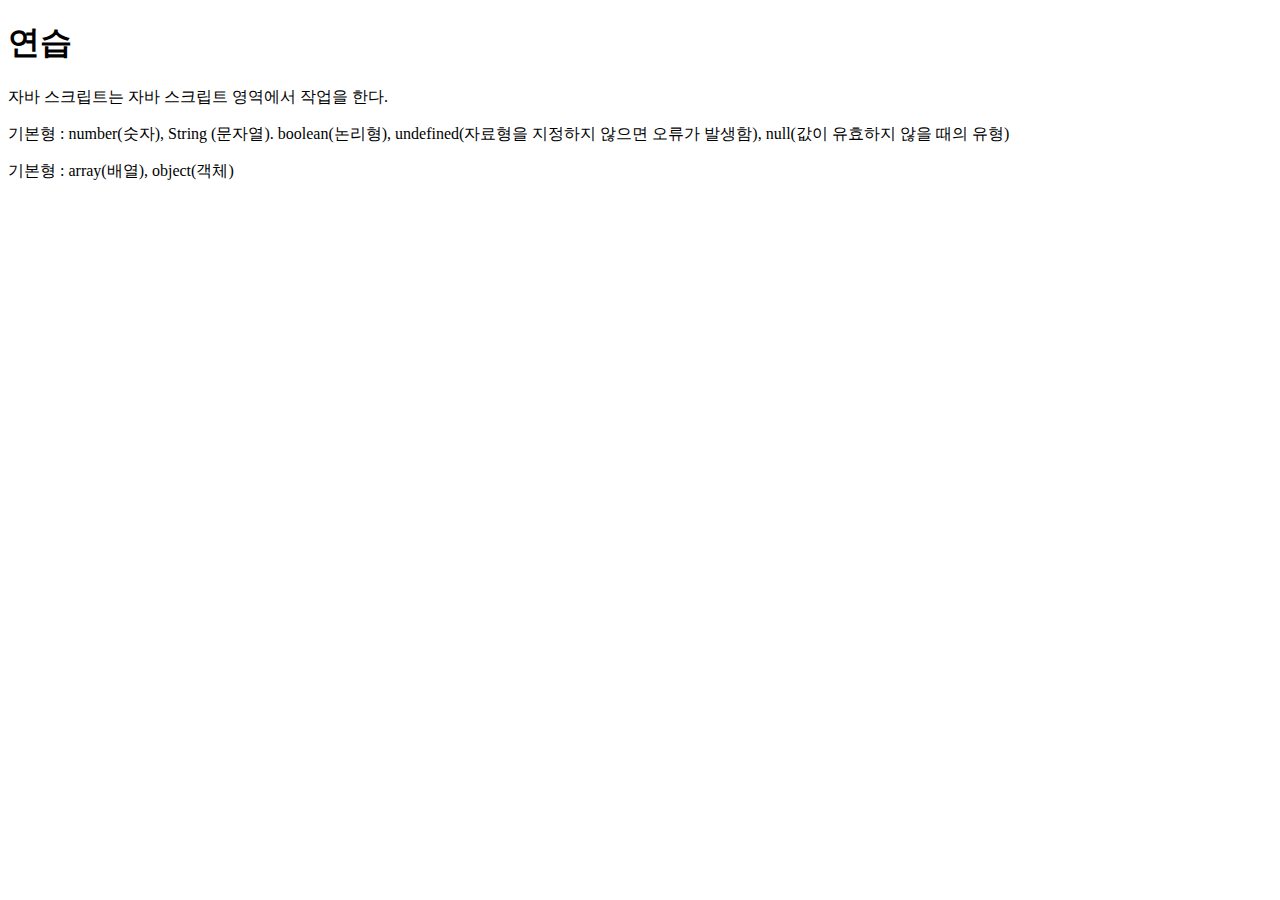
<file: 복습/js1.html>
<!DOCTYPE html>
<html lang="en">
<head>
    <meta charset="UTF-8">
    <meta name="viewport" content="width=device-width, initial-scale=1.0">
    <title>Js1</title>
</head>
<body>
    <h1>연습</h1>
    <p>자바 스크립트는 자바 스크립트 영역에서 작업을 한다.</p>
    <p>기본형 : number(숫자), String (문자열). boolean(논리형), undefined(자료형을 지정하지 않으면 오류가 발생함), null(값이 유효하지 않을 때의 유형)</p>
    <p>기본형 : array(배열), object(객체)</p>
    <script>
        // document.write("Hello JavaScript!")
        // var 변수명; 또는 var 변수명 = 값;
        var str = 'hello';
        var num = 100;
        var bool = false;
        var undif;
        var nullv = null;
        console.log(str);
        console.log(num);
        console.log(bool);
        console.log(undif);
        console.log(nullv);

        var result1 =1 ==1;
        var result2 = 2 ==1;

        var result3 =10>5? "왼쪽이 크다" :"오른쪽이 크다";
        console.log(result1);
        console.log(result2);
        console.log(result3);

        var num1 = 30;
        var num2 = 40;
        var result4 = num1>num2 ? "30 이 크다" : "40 이 크다"
        console.log(num1>num2 ? num1+"이 크다" : num2+" 이 크다");

        // 2015년 이전 까지는 var만 사용했음. ECMAScript
        // 자바스크립트의 역할이 커지면서 upup + 객체지향을 강제함 (TypeScript)

 
        // var : 재선언, 재할당 가능  -> 재선언이 가능하기 때문에 혼동이 많이 됨
        // let : 재선언 불가 재할당가능
        // const : 재선언, 재할당 불가
        var numV =10;
        console.log(numV);
        var numV =20;
        console.log(numV);

        let numL =10;
        console.log(numL);
        // let numL =20; Uncaught SyntaxError: Identifier 'numL' has already been declared 오류 발생, 이미 있는 변수는 사용x
        numL =30;
        console.log(numL);

        const numC=10;
        // numC=20; Uncaught TypeError: Assignment to constant variable. 상수는 변경이 
        
        // typeof() 함수
        // 자바스크립트에서 제공하는 함수로 괄호 안에 값이나 변수를 넣으면 어떤 자료형인지 알려줌.(return)
        // C,Java등의 언어에서는 이미 타입(변수)이 주어졌기때문에 Object를 제외하고는 타입추론이 빈번하게 발생하지 않음
        // 정수와 실수를 묶어서 숫자형
        console.log(typeof(10));
        console.log(typeof('10'));
        console.log(typeof(3.14));
        console.log('(\\(\\');
        console.log('(-.-)');
        console.log('o_(\")(\")');
       
        var name = "김이름";
        var classNumber =201;

        console.log(classNumber+1+'호반'+name+'님 환영합니다');
        // 기존 방법은 변수나 식이 복잡해지면 +누락 등으로 오타 확률이 있어 오류가 발생함
        console.log(` ${classNumber+1} 호반 ${name}님 환영합니다`);
        // 변수나 식이 복잡해도 변수를 그대로 가져다가 쓸 수 있어서 오류 발생이 낮음

        // 자바스크립트는 언어가 아니다. (다른 언어와 다르게 프로그램 실행 중 자료형이 변환되는 자동 형 변환이 있음?)
        // int num =20;
        // String name = num (x) ; String

        // 자바스크립트는 처음 선언 할 때 자료형 지정이 없기 때문에 일관성을 유지하는게 어려움.
        var num = 20;
        var num = '이름';
        
        var one ="20";
        var two = 40;
        console.log(one +two);
        console.log(one -two);
//      문자열을 사칙 연산에 사용하면 자동으로 숫자형으로 변환이 됨(결합)

//      Number(), parseInt(), parseFloat()
//      문자열 뿐만 아니라 null과 undefined를 포함해서 모든 자료형을 숫자로 변환하는 함수
//      true 1, false 0
// null 0
// undefined : NaN
// 문자열 0이 앞에 있으면 제거 후 숫자로 바꿈
        console.log(Number("20")+40);

        // toString 문자열로 변환

        let userInput = prompt("값을 입력해주세요"); //Scanner.nextLine
        console.log(typeof(Number(userInput))==Number? userInput+20 : userInput);
        
    </script>
</body>
</html>
</file>
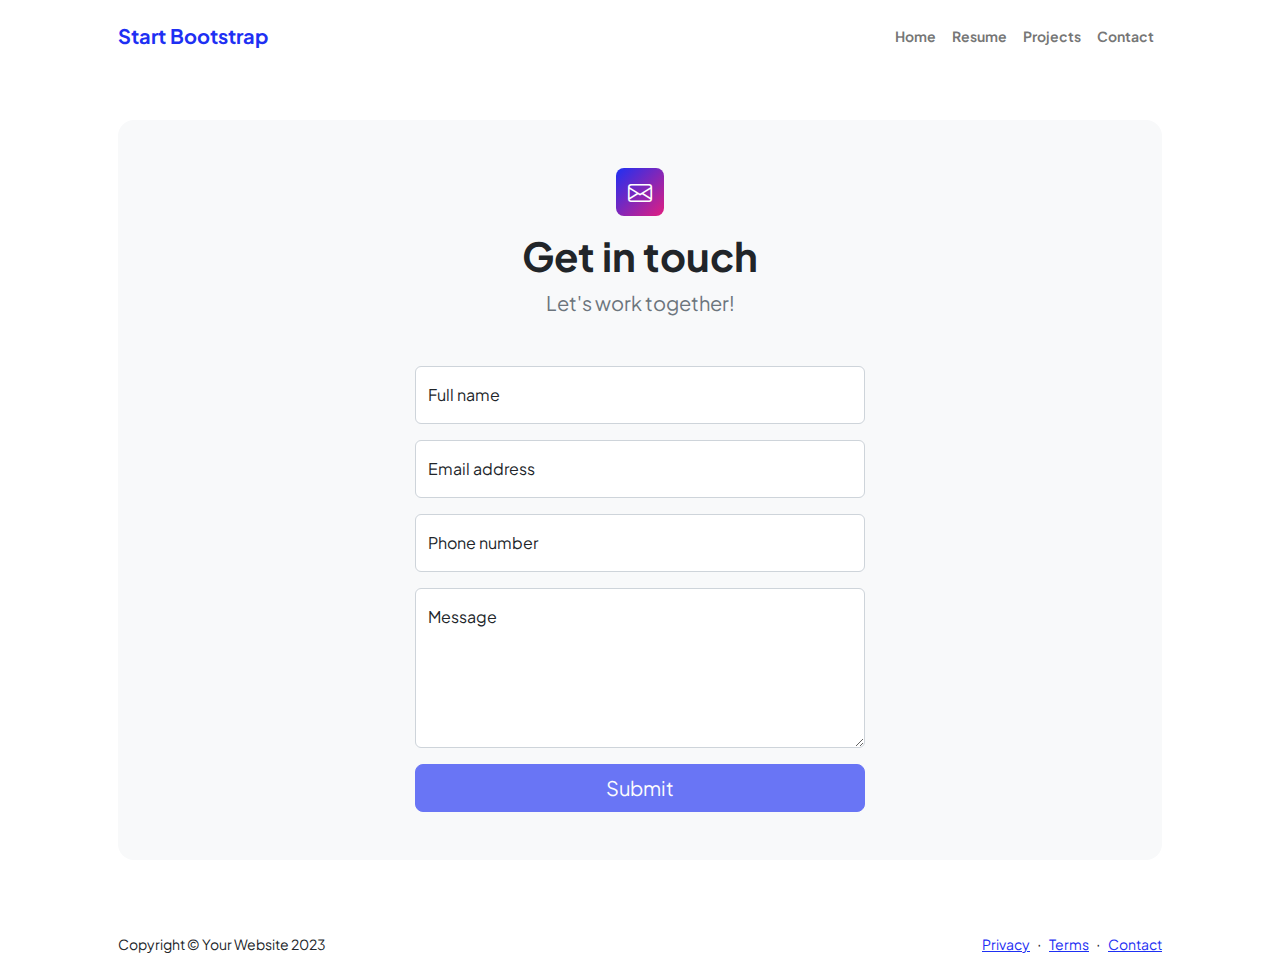
<file: 02.Tag/src/main/webapp/contact.html>
<!DOCTYPE html>
<html lang="en">
    <head>
        <meta charset="utf-8" />
        <meta name="viewport" content="width=device-width, initial-scale=1, shrink-to-fit=no" />
        <meta name="description" content />
        <meta name="author" content />
        <title>Modern Business - Start Bootstrap Template</title>
        <!-- Favicon-->
        <link rel="icon" type="image/x-icon" href="assets/favicon.ico" />
        <!-- Custom Google font-->
        <link rel="preconnect" href="https://fonts.googleapis.com" />
        <link rel="preconnect" href="https://fonts.gstatic.com" crossorigin />
        <link href="https://fonts.googleapis.com/css2?family=Plus+Jakarta+Sans:wght@100;200;300;400;500;600;700;800;900&amp;display=swap" rel="stylesheet" />
        <!-- Bootstrap icons-->
        <link href="https://cdn.jsdelivr.net/npm/bootstrap-icons@1.8.1/font/bootstrap-icons.css" rel="stylesheet" />
        <!-- Core theme CSS (includes Bootstrap)-->
        <link href="css/styles.css" rel="stylesheet" />
    </head>
    <body class="d-flex flex-column">
        <main class="flex-shrink-0">
            <!-- Navigation-->
            <nav class="navbar navbar-expand-lg navbar-light bg-white py-3">
                <div class="container px-5">
                    <a class="navbar-brand" href="index.html"><span class="fw-bolder text-primary">Start Bootstrap</span></a>
                    <button class="navbar-toggler" type="button" data-bs-toggle="collapse" data-bs-target="#navbarSupportedContent" aria-controls="navbarSupportedContent" aria-expanded="false" aria-label="Toggle navigation"><span class="navbar-toggler-icon"></span></button>
                    <div class="collapse navbar-collapse" id="navbarSupportedContent">
                        <ul class="navbar-nav ms-auto mb-2 mb-lg-0 small fw-bolder">
                            <li class="nav-item"><a class="nav-link" href="index.html">Home</a></li>
                            <li class="nav-item"><a class="nav-link" href="resume.html">Resume</a></li>
                            <li class="nav-item"><a class="nav-link" href="projects.html">Projects</a></li>
                            <li class="nav-item"><a class="nav-link" href="contact.html">Contact</a></li>
                        </ul>
                    </div>
                </div>
            </nav>
            <!-- Page content-->
            <section class="py-5">
                <div class="container px-5">
                    <!-- Contact form-->
                    <div class="bg-light rounded-4 py-5 px-4 px-md-5">
                        <div class="text-center mb-5">
                            <div class="feature bg-primary bg-gradient-primary-to-secondary text-white rounded-3 mb-3"><i class="bi bi-envelope"></i></div>
                            <h1 class="fw-bolder">Get in touch</h1>
                            <p class="lead fw-normal text-muted mb-0">Let's work together!</p>
                        </div>
                        <div class="row gx-5 justify-content-center">
                            <div class="col-lg-8 col-xl-6">
                                <!-- * * * * * * * * * * * * * * *-->
                                <!-- * * SB Forms Contact Form * *-->
                                <!-- * * * * * * * * * * * * * * *-->
                                <!-- This form is pre-integrated with SB Forms.-->
                                <!-- To make this form functional, sign up at-->
                                <!-- https://startbootstrap.com/solution/contact-forms-->
                                <!-- to get an API token!-->
                                <form id="contactForm" data-sb-form-api-token="API_TOKEN">
                                    <!-- Name input-->
                                    <div class="form-floating mb-3">
                                        <input class="form-control" id="name" type="text" placeholder="Enter your name..." data-sb-validations="required" />
                                        <label for="name">Full name</label>
                                        <div class="invalid-feedback" data-sb-feedback="name:required">A name is required.</div>
                                    </div>
                                    <!-- Email address input-->
                                    <div class="form-floating mb-3">
                                        <input class="form-control" id="email" type="email" placeholder="name@example.com" data-sb-validations="required,email" />
                                        <label for="email">Email address</label>
                                        <div class="invalid-feedback" data-sb-feedback="email:required">An email is required.</div>
                                        <div class="invalid-feedback" data-sb-feedback="email:email">Email is not valid.</div>
                                    </div>
                                    <!-- Phone number input-->
                                    <div class="form-floating mb-3">
                                        <input class="form-control" id="phone" type="tel" placeholder="(123) 456-7890" data-sb-validations="required" />
                                        <label for="phone">Phone number</label>
                                        <div class="invalid-feedback" data-sb-feedback="phone:required">A phone number is required.</div>
                                    </div>
                                    <!-- Message input-->
                                    <div class="form-floating mb-3">
                                        <textarea class="form-control" id="message" type="text" placeholder="Enter your message here..." style="height: 10rem" data-sb-validations="required"></textarea>
                                        <label for="message">Message</label>
                                        <div class="invalid-feedback" data-sb-feedback="message:required">A message is required.</div>
                                    </div>
                                    <!-- Submit success message-->
                                    <!---->
                                    <!-- This is what your users will see when the form-->
                                    <!-- has successfully submitted-->
                                    <div class="d-none" id="submitSuccessMessage">
                                        <div class="text-center mb-3">
                                            <div class="fw-bolder">Form submission successful!</div>
                                            To activate this form, sign up at
                                            <br />
                                            <a href="https://startbootstrap.com/solution/contact-forms">https://startbootstrap.com/solution/contact-forms</a>
                                        </div>
                                    </div>
                                    <!-- Submit error message-->
                                    <!---->
                                    <!-- This is what your users will see when there is-->
                                    <!-- an error submitting the form-->
                                    <div class="d-none" id="submitErrorMessage"><div class="text-center text-danger mb-3">Error sending message!</div></div>
                                    <!-- Submit Button-->
                                    <div class="d-grid"><button class="btn btn-primary btn-lg disabled" id="submitButton" type="submit">Submit</button></div>
                                </form>
                            </div>
                        </div>
                    </div>
                </div>
            </section>
        </main>
        <!-- Footer-->
        <footer class="bg-white py-4 mt-auto">
            <div class="container px-5">
                <div class="row align-items-center justify-content-between flex-column flex-sm-row">
                    <div class="col-auto"><div class="small m-0">Copyright &copy; Your Website 2023</div></div>
                    <div class="col-auto">
                        <a class="small" href="#!">Privacy</a>
                        <span class="mx-1">&middot;</span>
                        <a class="small" href="#!">Terms</a>
                        <span class="mx-1">&middot;</span>
                        <a class="small" href="#!">Contact</a>
                    </div>
                </div>
            </div>
        </footer>
        <!-- Bootstrap core JS-->
        <script src="https://cdn.jsdelivr.net/npm/bootstrap@5.2.3/dist/js/bootstrap.bundle.min.js"></script>
        <!-- Core theme JS-->
        <script src="js/scripts.js"></script>
        <!-- * * * * * * * * * * * * * * * * * * * * * * * * * * * * * * * * * * * * * * * *-->
        <!-- * *                               SB Forms JS                               * *-->
        <!-- * * Activate your form at https://startbootstrap.com/solution/contact-forms * *-->
        <!-- * * * * * * * * * * * * * * * * * * * * * * * * * * * * * * * * * * * * * * * *-->
        <script src="https://cdn.startbootstrap.com/sb-forms-latest.js"></script>
    </body>
</html>
</file>
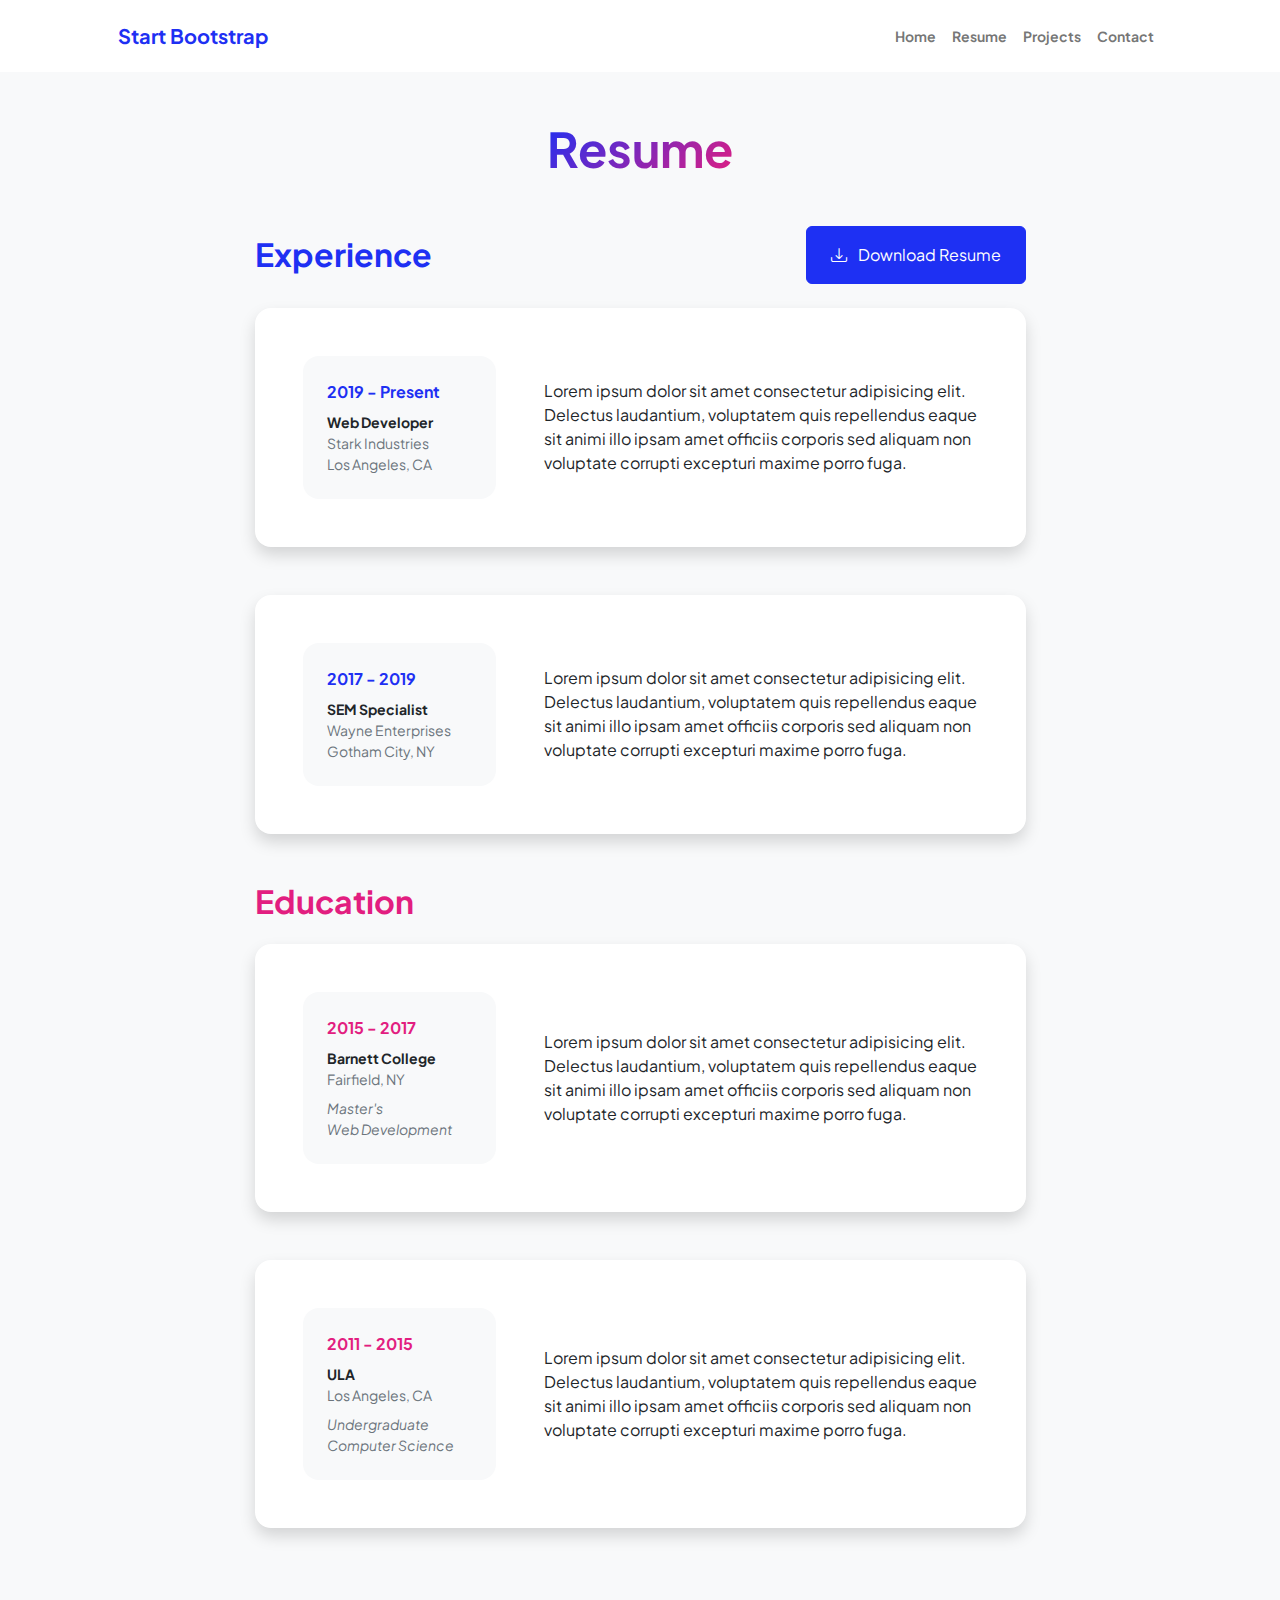
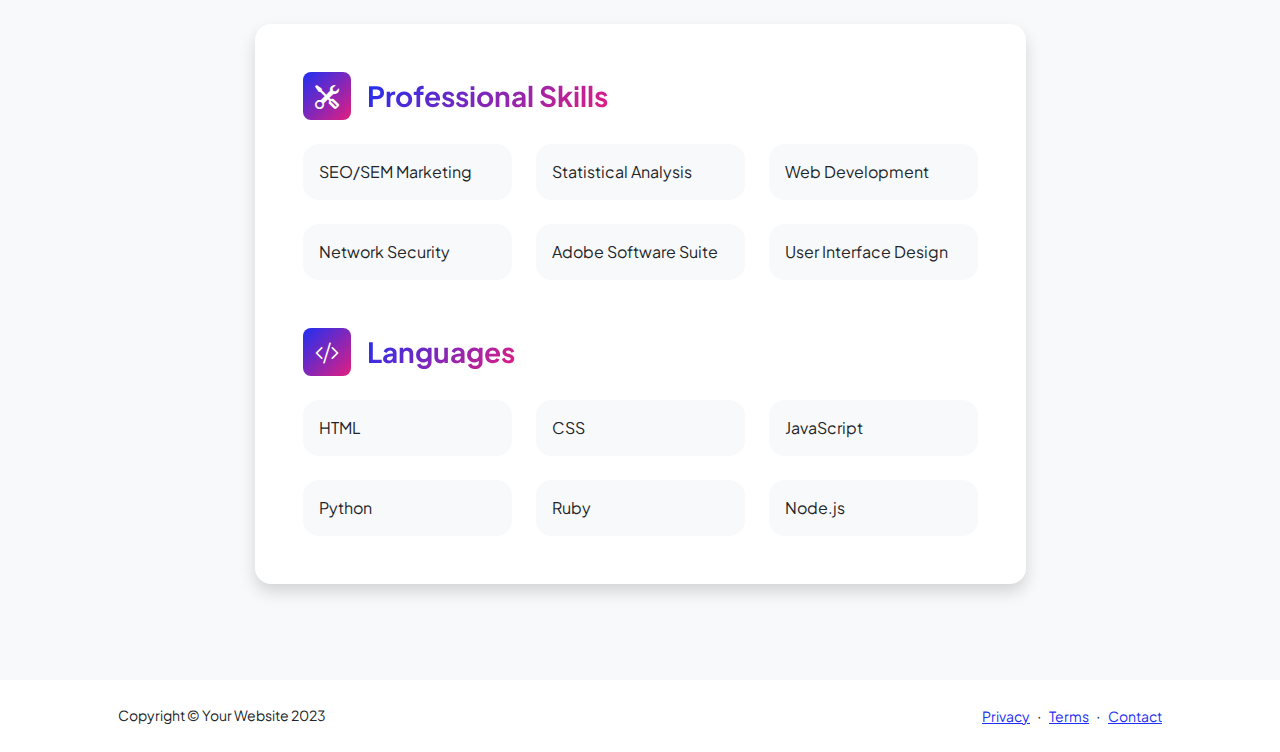
<file: 02.Tag/src/main/webapp/resume.html>
<!DOCTYPE html>
<html lang="en">
    <head>
        <meta charset="utf-8" />
        <meta name="viewport" content="width=device-width, initial-scale=1, shrink-to-fit=no" />
        <meta name="description" content="" />
        <meta name="author" content="" />
        <title>Personal - Start Bootstrap Template</title>
        <!-- Favicon-->
        <link rel="icon" type="image/x-icon" href="assets/favicon.ico" />
        <!-- Custom Google font-->
        <link rel="preconnect" href="https://fonts.googleapis.com" />
        <link rel="preconnect" href="https://fonts.gstatic.com" crossorigin />
        <link href="https://fonts.googleapis.com/css2?family=Plus+Jakarta+Sans:wght@100;200;300;400;500;600;700;800;900&amp;display=swap" rel="stylesheet" />
        <!-- Bootstrap icons-->
        <link href="https://cdn.jsdelivr.net/npm/bootstrap-icons@1.8.1/font/bootstrap-icons.css" rel="stylesheet" />
        <!-- Core theme CSS (includes Bootstrap)-->
        <link href="css/styles.css" rel="stylesheet" />
    </head>
    <body class="d-flex flex-column h-100 bg-light">
        <main class="flex-shrink-0">
            <!-- Navigation-->
            <nav class="navbar navbar-expand-lg navbar-light bg-white py-3">
                <div class="container px-5">
                    <a class="navbar-brand" href="index.html"><span class="fw-bolder text-primary">Start Bootstrap</span></a>
                    <button class="navbar-toggler" type="button" data-bs-toggle="collapse" data-bs-target="#navbarSupportedContent" aria-controls="navbarSupportedContent" aria-expanded="false" aria-label="Toggle navigation"><span class="navbar-toggler-icon"></span></button>
                    <div class="collapse navbar-collapse" id="navbarSupportedContent">
                        <ul class="navbar-nav ms-auto mb-2 mb-lg-0 small fw-bolder">
                            <li class="nav-item"><a class="nav-link" href="index.jsp">Home</a></li>
                            <li class="nav-item"><a class="nav-link" href="resume.html">Resume</a></li>
                            <li class="nav-item"><a class="nav-link" href="projects.html">Projects</a></li>
                            <li class="nav-item"><a class="nav-link" href="contact.html">Contact</a></li>
                        </ul>
                    </div>
                </div>
            </nav>
            <!-- Page Content-->
            <div class="container px-5 my-5">
                <div class="text-center mb-5">
                    <h1 class="display-5 fw-bolder mb-0"><span class="text-gradient d-inline">Resume</span></h1>
                </div>
                <div class="row gx-5 justify-content-center">
                    <div class="col-lg-11 col-xl-9 col-xxl-8">
                        <!-- Experience Section-->
                        <section>
                            <div class="d-flex align-items-center justify-content-between mb-4">
                                <h2 class="text-primary fw-bolder mb-0">Experience</h2>
                                <!-- Download resume button-->
                                <!-- Note: Set the link href target to a PDF file within your project-->
                                <a class="btn btn-primary px-4 py-3" href="#!">
                                    <div class="d-inline-block bi bi-download me-2"></div>
                                    Download Resume
                                </a>
                            </div>
                            <!-- Experience Card 1-->
                            <div class="card shadow border-0 rounded-4 mb-5">
                                <div class="card-body p-5">
                                    <div class="row align-items-center gx-5">
                                        <div class="col text-center text-lg-start mb-4 mb-lg-0">
                                            <div class="bg-light p-4 rounded-4">
                                                <div class="text-primary fw-bolder mb-2">2019 - Present</div>
                                                <div class="small fw-bolder">Web Developer</div>
                                                <div class="small text-muted">Stark Industries</div>
                                                <div class="small text-muted">Los Angeles, CA</div>
                                            </div>
                                        </div>
                                        <div class="col-lg-8"><div>Lorem ipsum dolor sit amet consectetur adipisicing elit. Delectus laudantium, voluptatem quis repellendus eaque sit animi illo ipsam amet officiis corporis sed aliquam non voluptate corrupti excepturi maxime porro fuga.</div></div>
                                    </div>
                                </div>
                            </div>
                            <!-- Experience Card 2-->
                            <div class="card shadow border-0 rounded-4 mb-5">
                                <div class="card-body p-5">
                                    <div class="row align-items-center gx-5">
                                        <div class="col text-center text-lg-start mb-4 mb-lg-0">
                                            <div class="bg-light p-4 rounded-4">
                                                <div class="text-primary fw-bolder mb-2">2017 - 2019</div>
                                                <div class="small fw-bolder">SEM Specialist</div>
                                                <div class="small text-muted">Wayne Enterprises</div>
                                                <div class="small text-muted">Gotham City, NY</div>
                                            </div>
                                        </div>
                                        <div class="col-lg-8"><div>Lorem ipsum dolor sit amet consectetur adipisicing elit. Delectus laudantium, voluptatem quis repellendus eaque sit animi illo ipsam amet officiis corporis sed aliquam non voluptate corrupti excepturi maxime porro fuga.</div></div>
                                    </div>
                                </div>
                            </div>
                        </section>
                        <!-- Education Section-->
                        <section>
                            <h2 class="text-secondary fw-bolder mb-4">Education</h2>
                            <!-- Education Card 1-->
                            <div class="card shadow border-0 rounded-4 mb-5">
                                <div class="card-body p-5">
                                    <div class="row align-items-center gx-5">
                                        <div class="col text-center text-lg-start mb-4 mb-lg-0">
                                            <div class="bg-light p-4 rounded-4">
                                                <div class="text-secondary fw-bolder mb-2">2015 - 2017</div>
                                                <div class="mb-2">
                                                    <div class="small fw-bolder">Barnett College</div>
                                                    <div class="small text-muted">Fairfield, NY</div>
                                                </div>
                                                <div class="fst-italic">
                                                    <div class="small text-muted">Master's</div>
                                                    <div class="small text-muted">Web Development</div>
                                                </div>
                                            </div>
                                        </div>
                                        <div class="col-lg-8"><div>Lorem ipsum dolor sit amet consectetur adipisicing elit. Delectus laudantium, voluptatem quis repellendus eaque sit animi illo ipsam amet officiis corporis sed aliquam non voluptate corrupti excepturi maxime porro fuga.</div></div>
                                    </div>
                                </div>
                            </div>
                            <!-- Education Card 2-->
                            <div class="card shadow border-0 rounded-4 mb-5">
                                <div class="card-body p-5">
                                    <div class="row align-items-center gx-5">
                                        <div class="col text-center text-lg-start mb-4 mb-lg-0">
                                            <div class="bg-light p-4 rounded-4">
                                                <div class="text-secondary fw-bolder mb-2">2011 - 2015</div>
                                                <div class="mb-2">
                                                    <div class="small fw-bolder">ULA</div>
                                                    <div class="small text-muted">Los Angeles, CA</div>
                                                </div>
                                                <div class="fst-italic">
                                                    <div class="small text-muted">Undergraduate</div>
                                                    <div class="small text-muted">Computer Science</div>
                                                </div>
                                            </div>
                                        </div>
                                        <div class="col-lg-8"><div>Lorem ipsum dolor sit amet consectetur adipisicing elit. Delectus laudantium, voluptatem quis repellendus eaque sit animi illo ipsam amet officiis corporis sed aliquam non voluptate corrupti excepturi maxime porro fuga.</div></div>
                                    </div>
                                </div>
                            </div>
                        </section>
                        <!-- Divider-->
                        <div class="pb-5"></div>
                        <!-- Skills Section-->
                        <section>
                            <!-- Skillset Card-->
                            <div class="card shadow border-0 rounded-4 mb-5">
                                <div class="card-body p-5">
                                    <!-- Professional skills list-->
                                    <div class="mb-5">
                                        <div class="d-flex align-items-center mb-4">
                                            <div class="feature bg-primary bg-gradient-primary-to-secondary text-white rounded-3 me-3"><i class="bi bi-tools"></i></div>
                                            <h3 class="fw-bolder mb-0"><span class="text-gradient d-inline">Professional Skills</span></h3>
                                        </div>
                                        <div class="row row-cols-1 row-cols-md-3 mb-4">
                                            <div class="col mb-4 mb-md-0"><div class="d-flex align-items-center bg-light rounded-4 p-3 h-100">SEO/SEM Marketing</div></div>
                                            <div class="col mb-4 mb-md-0"><div class="d-flex align-items-center bg-light rounded-4 p-3 h-100">Statistical Analysis</div></div>
                                            <div class="col"><div class="d-flex align-items-center bg-light rounded-4 p-3 h-100">Web Development</div></div>
                                        </div>
                                        <div class="row row-cols-1 row-cols-md-3">
                                            <div class="col mb-4 mb-md-0"><div class="d-flex align-items-center bg-light rounded-4 p-3 h-100">Network Security</div></div>
                                            <div class="col mb-4 mb-md-0"><div class="d-flex align-items-center bg-light rounded-4 p-3 h-100">Adobe Software Suite</div></div>
                                            <div class="col"><div class="d-flex align-items-center bg-light rounded-4 p-3 h-100">User Interface Design</div></div>
                                        </div>
                                    </div>
                                    <!-- Languages list-->
                                    <div class="mb-0">
                                        <div class="d-flex align-items-center mb-4">
                                            <div class="feature bg-primary bg-gradient-primary-to-secondary text-white rounded-3 me-3"><i class="bi bi-code-slash"></i></div>
                                            <h3 class="fw-bolder mb-0"><span class="text-gradient d-inline">Languages</span></h3>
                                        </div>
                                        <div class="row row-cols-1 row-cols-md-3 mb-4">
                                            <div class="col mb-4 mb-md-0"><div class="d-flex align-items-center bg-light rounded-4 p-3 h-100">HTML</div></div>
                                            <div class="col mb-4 mb-md-0"><div class="d-flex align-items-center bg-light rounded-4 p-3 h-100">CSS</div></div>
                                            <div class="col"><div class="d-flex align-items-center bg-light rounded-4 p-3 h-100">JavaScript</div></div>
                                        </div>
                                        <div class="row row-cols-1 row-cols-md-3">
                                            <div class="col mb-4 mb-md-0"><div class="d-flex align-items-center bg-light rounded-4 p-3 h-100">Python</div></div>
                                            <div class="col mb-4 mb-md-0"><div class="d-flex align-items-center bg-light rounded-4 p-3 h-100">Ruby</div></div>
                                            <div class="col"><div class="d-flex align-items-center bg-light rounded-4 p-3 h-100">Node.js</div></div>
                                        </div>
                                    </div>
                                </div>
                            </div>
                        </section>
                    </div>
                </div>
            </div>
        </main>
        <!-- Footer-->
        <footer class="bg-white py-4 mt-auto">
            <div class="container px-5">
                <div class="row align-items-center justify-content-between flex-column flex-sm-row">
                    <div class="col-auto"><div class="small m-0">Copyright &copy; Your Website 2023</div></div>
                    <div class="col-auto">
                        <a class="small" href="#!">Privacy</a>
                        <span class="mx-1">&middot;</span>
                        <a class="small" href="#!">Terms</a>
                        <span class="mx-1">&middot;</span>
                        <a class="small" href="#!">Contact</a>
                    </div>
                </div>
            </div>
        </footer>
        <!-- Bootstrap core JS-->
        <script src="https://cdn.jsdelivr.net/npm/bootstrap@5.2.3/dist/js/bootstrap.bundle.min.js"></script>
        <!-- Core theme JS-->
        <script src="js/scripts.js"></script>
    </body>
</html>
</file>
